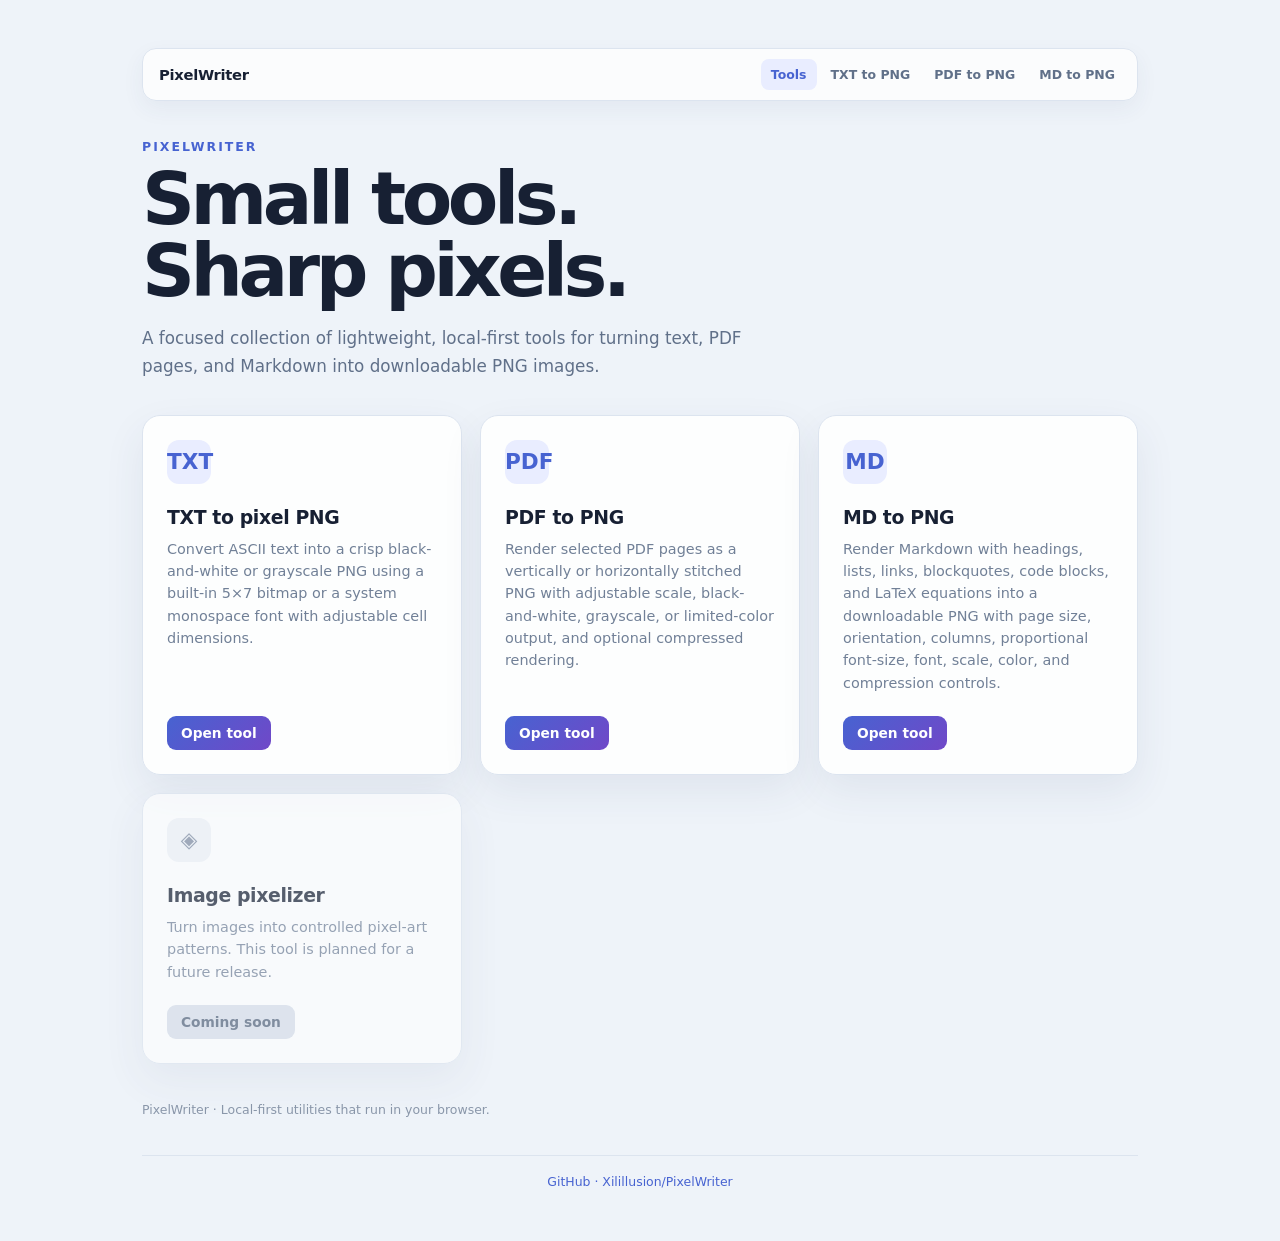
<file: index.html>
<!doctype html>
<html lang="en">
<head>
  <meta charset="utf-8">
  <meta name="viewport" content="width=device-width, initial-scale=1">
  <title>PixelWriter · Tools</title>
  <link rel="stylesheet" href="shared.css">
  <style>
    :root { color-scheme: light; font-family: Inter, ui-sans-serif, system-ui, -apple-system, "Segoe UI", sans-serif; color: #172033; background: #eef3f9; }
    * { box-sizing: border-box; }
    body { max-width: 1040px; margin: 0 auto; padding: 48px 22px; }
    .hero { margin-bottom: 34px; }
    .eyebrow { margin: 0 0 9px; color: #4763d1; font-size: .78rem; font-weight: 800; letter-spacing: .16em; text-transform: uppercase; }
    h1 { margin: 0; font-size: clamp(2.4rem, 7vw, 4.6rem); letter-spacing: -.06em; line-height: .98; }
    .subtitle { max-width: 620px; margin: 18px 0 0; color: #607089; font-size: 1.05rem; line-height: 1.65; }
    .tools { display: grid; grid-template-columns: repeat(auto-fit, minmax(250px, 1fr)); gap: 18px; }
    .tool-card { display: flex; min-height: 220px; flex-direction: column; padding: 24px; border: 1px solid #dce4ef; border-radius: 18px; background: rgba(255,255,255,.9); box-shadow: 0 16px 40px rgba(50,70,100,.08); }
    .tool-icon { display: grid; width: 44px; height: 44px; place-items: center; margin-bottom: 22px; border-radius: 12px; background: #e9edff; color: #4763d1; font-size: 1.35rem; font-weight: 800; }
    .tool-card h2 { margin: 0; font-size: 1.18rem; letter-spacing: -.02em; }
    .tool-card p { margin: 10px 0 22px; color: #718097; font-size: .9rem; line-height: 1.55; }
    .tool-card a, .tool-card button { width: fit-content; margin-top: auto; padding: 9px 14px; border: 0; border-radius: 9px; background: linear-gradient(135deg, #4763d1, #7048c8); color: white; font: inherit; font-size: .86rem; font-weight: 750; text-decoration: none; cursor: pointer; }
    .tool-card.placeholder { opacity: .7; }
    .tool-card.placeholder .tool-icon { background: #edf1f6; color: #7e8ba0; }
    .tool-card.placeholder button { background: #d6dde8; color: #52627a; cursor: default; }
    footer { margin-top: 38px; color: #8a97aa; font-size: .78rem; }
  </style>
</head>
<body>
  <nav class="navbar" data-site-nav aria-label="Primary navigation"></nav>
  <header class="hero">
    <p class="eyebrow">PixelWriter</p>
    <h1>Small tools.<br>Sharp pixels.</h1>
    <p class="subtitle">A focused collection of lightweight, local-first tools for turning text, PDF pages, and Markdown into downloadable PNG images.</p>
  </header>

  <main class="tools" aria-label="PixelWriter tools">
    <article class="tool-card">
      <div class="tool-icon" aria-hidden="true">TXT</div>
      <h2>TXT to pixel PNG</h2>
      <p>Convert ASCII text into a crisp black-and-white or grayscale PNG using a built-in 5×7 bitmap or a system monospace font with adjustable cell dimensions.</p>
      <a href="txt-to-png.html">Open tool</a>
    </article>
    <article class="tool-card">
      <div class="tool-icon" aria-hidden="true">PDF</div>
      <h2>PDF to PNG</h2>
      <p>Render selected PDF pages as a vertically or horizontally stitched PNG with adjustable scale, black-and-white, grayscale, or limited-color output, and optional compressed rendering.</p>
      <a href="pdf-to-png.html">Open tool</a>
    </article>
    <article class="tool-card">
      <div class="tool-icon" aria-hidden="true">MD</div>
      <h2>MD to PNG</h2>
      <p>Render Markdown with headings, lists, links, blockquotes, code blocks, and LaTeX equations into a downloadable PNG with page size, orientation, columns, proportional font-size, font, scale, color, and compression controls.</p>
      <a href="md-to-png.html">Open tool</a>
    </article>
    <article class="tool-card placeholder">
      <div class="tool-icon" aria-hidden="true">◈</div>
      <h2>Image pixelizer</h2>
      <p>Turn images into controlled pixel-art patterns. This tool is planned for a future release.</p>
      <button type="button" disabled>Coming soon</button>
    </article>
  </main>

  <footer>PixelWriter · Local-first utilities that run in your browser.</footer>
</body>
<script src="shared.js"></script>
</html>
</file>
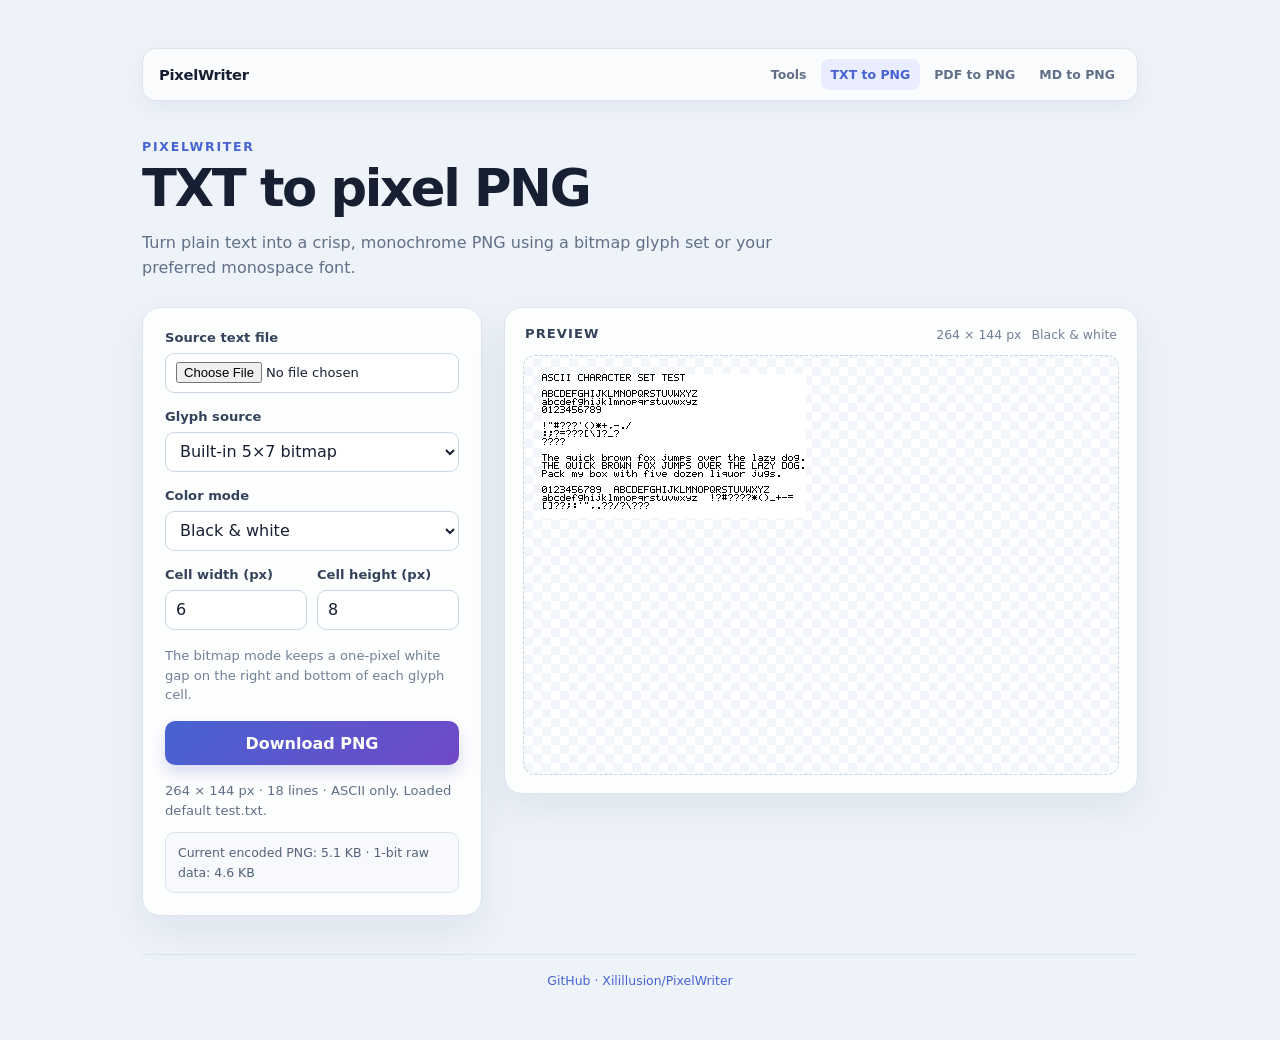
<file: txt-to-png.html>
<!doctype html>
<html lang="en">
<head>
  <meta charset="utf-8">
  <meta name="viewport" content="width=device-width, initial-scale=1">
  <title>PixelWriter · TXT to PNG</title>
  <link rel="stylesheet" href="shared.css">
  <style>
    :root { color-scheme: light; font-family: Inter, ui-sans-serif, system-ui, -apple-system, "Segoe UI", sans-serif; color: #172033; background: #eef3f9; }
    * { box-sizing: border-box; }
    [hidden] { display: none !important; }
    body { max-width: 1040px; margin: 0 auto; padding: 48px 22px; }
    .hero { margin-bottom: 26px; }
    .eyebrow { margin: 0 0 8px; color: #4763d1; font-size: .78rem; font-weight: 800; letter-spacing: .14em; text-transform: uppercase; }
    h1 { margin: 0; font-size: clamp(2rem, 5vw, 3.2rem); letter-spacing: -.045em; line-height: 1.05; }
    .subtitle { max-width: 650px; margin: 14px 0 0; color: #607089; line-height: 1.6; }
    .workspace { display: grid; grid-template-columns: minmax(260px, 340px) 1fr; gap: 22px; align-items: start; }
    .panel, .preview-panel { background: rgba(255,255,255,.9); border: 1px solid #dce4ef; border-radius: 18px; box-shadow: 0 16px 40px rgba(50, 70, 100, .08); }
    .panel { display: grid; gap: 16px; padding: 22px; }
    .preview-panel { min-width: 0; padding: 18px; }
    .field { display: grid; gap: 8px; }
    .field-row { display: grid; grid-template-columns: 1fr 1fr; gap: 10px; }
    label { color: #34435b; font-size: .82rem; font-weight: 750; }
    input[type="file"], input[type="number"], input[type="text"], input[type="search"], select { width: 100%; min-height: 40px; border: 1px solid #cbd6e5; border-radius: 9px; background: #fff; color: #172033; font: inherit; }
    input[type="file"] { padding: 8px 10px; font-size: .82rem; }
    input[type="number"], input[type="text"], input[type="search"], select { min-height: 40px; padding: 8px 10px; }
    input:focus, select:focus { outline: 3px solid rgba(71, 99, 209, .18); border-color: #4763d1; }
    .search-box { position: relative; }
    .search-box::before { content: "⌕"; position: absolute; z-index: 1; top: 8px; left: 12px; color: #718097; font-size: 1.3rem; line-height: 1; pointer-events: none; }
    .search-box input { padding-left: 34px; padding-right: 36px; }
    .clear-search { position: absolute; top: 5px; right: 5px; width: 30px; min-height: 30px; padding: 0; border-radius: 7px; background: transparent; color: #718097; box-shadow: none; font-size: 1.15rem; line-height: 1; }
    .clear-search:hover:not(:disabled) { transform: none; background: #eef3f9; color: #34435b; box-shadow: none; }
    .field-note { margin: -2px 0 0; color: #718097; font-size: .76rem; }
    .size-details { margin: -4px 0 0; padding: 10px 12px; border: 1px solid #dce4ef; border-radius: 9px; background: #f7f9fc; color: #52627a; font-size: .78rem; line-height: 1.55; }
    button { width: 100%; min-height: 44px; padding: 10px 16px; border: 0; border-radius: 10px; background: linear-gradient(135deg, #4763d1, #7048c8); color: white; font: inherit; font-weight: 750; cursor: pointer; box-shadow: 0 8px 16px rgba(71, 76, 190, .2); transition: transform .15s, box-shadow .15s; }
    button:hover:not(:disabled) { transform: translateY(-1px); box-shadow: 0 11px 20px rgba(71, 76, 190, .28); }
    button:disabled { background: #b7c1cf; box-shadow: none; cursor: not-allowed; }
    #status { min-height: 1.4em; margin: 0; color: #607089; font-size: .82rem; line-height: 1.5; }
    .canvas-wrap { min-height: 420px; overflow: auto; padding: 18px; border: 1px dashed #c8d4e4; border-radius: 12px; background: repeating-conic-gradient(#f2f5f9 0% 25%, #fff 0% 50%) 50% / 18px 18px; }
    canvas { display: block; max-width: none; height: auto; margin: 0; image-rendering: pixelated; image-rendering: crisp-edges; }
    .hint { margin: 0; color: #718097; font-size: .82rem; line-height: 1.5; }
    @media (max-width: 760px) { body { padding: 30px 16px; } .workspace { grid-template-columns: 1fr; } .canvas-wrap { min-height: 260px; } }
  </style>
</head>
<body>
  <nav class="navbar" data-site-nav aria-label="Primary navigation"></nav>
  <header class="hero">
    <p class="eyebrow">PixelWriter</p>
    <h1>TXT to pixel PNG</h1>
    <p class="subtitle">Turn plain text into a crisp, monochrome PNG using a bitmap glyph set or your preferred monospace font.</p>
  </header>
  <div class="workspace">
    <section class="panel" aria-label="Conversion settings">
    <div class="field">
      <label for="file">Source text file</label>
      <input id="file" type="file" accept=".txt,text/plain">
    </div>
    <div class="field">
      <label for="fontMode">Glyph source</label>
      <select id="fontMode">
        <option value="bitmap" selected>Built-in 5×7 bitmap</option>
        <option value="system">System monospace font</option>
      </select>
    </div>
    <div id="fontFamilyOption" class="field" hidden>
      <label for="fontFamily">Font family</label>
      <input id="fontFamily" type="search" list="fontSuggestions" value="Courier New" placeholder="Search or enter a font name" spellcheck="false" autocomplete="off">
      <datalist id="fontSuggestions">
        <option value="Arial"></option>
        <option value="Inter"></option>
        <option value="Georgia"></option>
        <option value="Courier New"></option>
        <option value="Consolas"></option>
      </datalist>
    </div>
    <div class="field">
      <label for="colorMode">Color mode</label>
      <select id="colorMode">
        <option value="bw" selected>Black &amp; white</option>
        <option value="gray">Grayscale</option>
      </select>
    </div>
    <div class="field-row">
      <div class="field">
        <label for="cellWidth">Cell width (px)</label>
        <input id="cellWidth" type="number" min="6" max="100" value="8">
      </div>
      <div class="field">
        <label for="cellHeight">Cell height (px)</label>
        <input id="cellHeight" type="number" min="8" max="100" value="10">
      </div>
    </div>
    <p class="hint">The bitmap mode keeps a one-pixel white gap on the right and bottom of each glyph cell.</p>
    <button id="download" type="button" disabled>Download PNG</button>
    <p id="status" role="status"></p>
    <p id="sizeDetails" class="size-details" role="status">PNG size details will appear after loading a TXT file.</p>
    </section>
    <section class="preview-panel" aria-label="PNG preview">
      <div class="preview-header">
        <p class="preview-title">Preview</p>
        <p class="preview-meta">
          <span id="previewMeta">No image loaded</span>
          <span id="previewColor">—</span>
        </p>
      </div>
      <div class="canvas-wrap">
        <canvas id="preview" aria-label="PNG preview"></canvas>
      </div>
    </section>
  </div>

  <script>
    const fileInput = document.querySelector("#file");
    const fontModeSelect = document.querySelector("#fontMode");
    const colorModeSelect = document.querySelector("#colorMode");
    const cellWidthInput = document.querySelector("#cellWidth");
    const cellHeightInput = document.querySelector("#cellHeight");
    const fontFamilyInput = document.querySelector("#fontFamily");
    const fontFamilyOption = document.querySelector("#fontFamilyOption");
    const downloadButton = document.querySelector("#download");
    const status = document.querySelector("#status");
    const sizeDetails = document.querySelector("#sizeDetails");
    const previewMeta = document.querySelector("#previewMeta");
    const previewColor = document.querySelector("#previewColor");
    const canvas = document.querySelector("#preview");
    const context = canvas.getContext("2d", { alpha: false });
    let outputName = "cheatsheet.png";
    let sourceText = null;
    cellWidthInput.value = "6";
    cellHeightInput.value = "8";
    fontFamilyOption.hidden = true;

    function getSettings() {
      const width = Math.max(6, Number.parseInt(cellWidthInput.value, 10) || 8);
      const height = Math.max(8, Number.parseInt(cellHeightInput.value, 10) || 10);
      return {
        width,
        height,
        mode: fontModeSelect.value,
        colorMode: colorModeSelect.value,
        fontFamily: fontFamilyInput.value.trim() || "Courier New"
      };
    }

    function normalizeText(text) {
      return text.replace(/\r\n?/g, "\n").replace(/[^\x00-\x7F]/g, "?");
    }

    const FONT_5X7 = {
      " ": ["00000","00000","00000","00000","00000","00000","00000"],
      "0": ["01110","10001","10011","10101","11001","10001","01110"],
      "1": ["00100","01100","00100","00100","00100","00100","01110"],
      "2": ["01110","10001","00001","00010","00100","01000","11111"],
      "3": ["11110","00001","00001","01110","00001","00001","11110"],
      "4": ["00010","00110","01010","10010","11111","00010","00010"],
      "5": ["11111","10000","10000","11110","00001","00001","11110"],
      "6": ["01110","10000","10000","11110","10001","10001","01110"],
      "7": ["11111","00001","00010","00100","01000","01000","01000"],
      "8": ["01110","10001","10001","01110","10001","10001","01110"],
      "9": ["01110","10001","10001","01111","00001","00001","01110"],
      "A": ["01110","10001","10001","11111","10001","10001","10001"],
      "B": ["11110","10001","10001","11110","10001","10001","11110"],
      "C": ["01111","10000","10000","10000","10000","10000","01111"],
      "D": ["11110","10001","10001","10001","10001","10001","11110"],
      "E": ["11111","10000","10000","11110","10000","10000","11111"],
      "F": ["11111","10000","10000","11110","10000","10000","10000"],
      "G": ["01111","10000","10000","10111","10001","10001","01111"],
      "H": ["10001","10001","10001","11111","10001","10001","10001"],
      "I": ["01110","00100","00100","00100","00100","00100","01110"],
      "J": ["00111","00010","00010","00010","10010","10010","01100"],
      "K": ["10001","10010","10100","11000","10100","10010","10001"],
      "L": ["10000","10000","10000","10000","10000","10000","11111"],
      "M": ["10001","11011","10101","10101","10001","10001","10001"],
      "N": ["10001","11001","10101","10011","10001","10001","10001"],
      "O": ["01110","10001","10001","10001","10001","10001","01110"],
      "P": ["11110","10001","10001","11110","10000","10000","10000"],
      "Q": ["01110","10001","10001","10001","10101","10010","01101"],
      "R": ["11110","10001","10001","11110","10100","10010","10001"],
      "S": ["01111","10000","10000","01110","00001","00001","11110"],
      "T": ["11111","00100","00100","00100","00100","00100","00100"],
      "U": ["10001","10001","10001","10001","10001","10001","01110"],
      "V": ["10001","10001","10001","10001","10001","01010","00100"],
      "W": ["10001","10001","10001","10101","10101","11011","10001"],
      "X": ["10001","10001","01010","00100","01010","10001","10001"],
      "Y": ["10001","10001","01010","00100","00100","00100","00100"],
      "Z": ["11111","00001","00010","00100","01000","10000","11111"],
      "a": ["00000","00000","01110","00001","01111","10001","01111"],
      "b": ["10000","10000","10110","11001","10001","10001","11110"],
      "c": ["00000","00000","01111","10000","10000","10000","01111"],
      "d": ["00001","00001","01101","10011","10001","10001","01111"],
      "e": ["00000","00000","01110","10001","11111","10000","01110"],
      "f": ["00110","01001","01000","11100","01000","01000","01000"],
      "g": ["00000","01111","10001","10001","01111","00001","01110"],
      "h": ["10000","10000","10110","11001","10001","10001","10001"],
      "i": ["00100","00000","01100","00100","00100","00100","01110"],
      "j": ["00010","00000","00110","00010","00010","10010","01100"],
      "k": ["10000","10000","10010","10100","11000","10100","10010"],
      "l": ["01100","00100","00100","00100","00100","00100","01110"],
      "m": ["00000","00000","11010","10101","10101","10101","10101"],
      "n": ["00000","00000","10110","11001","10001","10001","10001"],
      "o": ["00000","00000","01110","10001","10001","10001","01110"],
      "p": ["00000","00000","11110","10001","11110","10000","10000"],
      "q": ["00000","00000","01111","10001","01111","00001","00001"],
      "r": ["00000","00000","10111","11000","10000","10000","10000"],
      "s": ["00000","00000","01111","10000","01110","00001","11110"],
      "t": ["01000","01000","11100","01000","01000","01001","00110"],
      "u": ["00000","00000","10001","10001","10001","10011","01101"],
      "v": ["00000","00000","10001","10001","10001","01010","00100"],
      "w": ["00000","00000","10001","10101","10101","10101","01010"],
      "x": ["00000","00000","10001","01010","00100","01010","10001"],
      "y": ["00000","00000","10001","10001","01111","00001","01110"],
      "z": ["00000","00000","11111","00010","00100","01000","11111"]
    };

    const PUNCTUATION = {
      ".": ["00000","00000","00000","00000","00000","00110","00110"],
      ",": ["00000","00000","00000","00000","00000","00110","00100"],
      "!": ["00100","00100","00100","00100","00100","00000","00100"],
      "?": ["01110","10001","00001","00010","00100","00000","00100"],
      "-": ["00000","00000","00000","11111","00000","00000","00000"],
      "_": ["00000","00000","00000","00000","00000","00000","11111"],
      ":": ["00000","00110","00110","00000","00110","00110","00000"],
      ";": ["00000","00110","00110","00000","00110","00100","01000"],
      "+": ["00000","00100","00100","11111","00100","00100","00000"],
      "/": ["00001","00010","00010","00100","01000","01000","10000"],
      "\\": ["10000","01000","01000","00100","00010","00010","00001"],
      "=": ["00000","11111","00000","11111","00000","00000","00000"],
      "*": ["00000","10101","01110","11111","01110","10101","00000"],
      "#": ["01010","11111","01010","01010","11111","01010","00000"],
      "(": ["00010","00100","01000","01000","01000","00100","00010"],
      ")": ["01000","00100","00010","00010","00010","00100","01000"],
      "[": ["01110","01000","01000","01000","01000","01000","01110"],
      "]": ["01110","00010","00010","00010","00010","00010","01110"],
      "'": ["00100","00100","00000","00000","00000","00000","00000"],
      "\"": ["01010","01010","00000","00000","00000","00000","00000"]
    };

    function getGlyph(character) {
      const upperCharacter = character.toUpperCase();
      return FONT_5X7[character] || FONT_5X7[upperCharacter] || PUNCTUATION[character] || PUNCTUATION["?"];
    }

    function drawGlyph(glyph, x, y, cellWidth, cellHeight) {
      const glyphWidth = glyph[0].length;
      const glyphHeight = glyph.length;
      const scale = Math.min((cellWidth - 1) / glyphWidth, (cellHeight - 1) / glyphHeight);
      const drawnWidth = Math.max(1, Math.floor(glyphWidth * scale));
      const drawnHeight = Math.max(1, Math.floor(glyphHeight * scale));
      const offsetX = 0;
      const offsetY = 0;

      for (let targetY = 0; targetY < drawnHeight; targetY++) {
        for (let targetX = 0; targetX < drawnWidth; targetX++) {
          const sourceX = Math.min(glyphWidth - 1, Math.floor(targetX * glyphWidth / drawnWidth));
          const sourceY = Math.min(glyphHeight - 1, Math.floor(targetY * glyphHeight / drawnHeight));
          if (glyph[sourceY][sourceX] === "1") {
            context.fillRect(x + offsetX + targetX, y + offsetY + targetY, 1, 1);
          }
        }
      }
    }

    function drawText(text) {
      const { width: cellWidth, height: cellHeight, mode, colorMode, fontFamily } = getSettings();
      const lines = normalizeText(text).split("\n");
      const longestLine = lines.reduce((longest, line) => Math.max(longest, line.length), 0);
      const width = Math.max(cellWidth, longestLine * cellWidth);
      const height = Math.max(cellHeight, lines.length * cellHeight);

      canvas.width = width;
      canvas.height = height;
      context.fillStyle = "#fff";
      context.fillRect(0, 0, width, height);
      context.fillStyle = "#000";

      lines.forEach((line, row) => {
        [...line].forEach((character, column) => {
          if (mode === "bitmap") {
            drawGlyph(getGlyph(character), column * cellWidth, row * cellHeight, cellWidth, cellHeight);
          } else {
            context.font = `${cellHeight}px "${fontFamily}", monospace`;
            context.textBaseline = "top";
            context.fillText(character, column * cellWidth, row * cellHeight);
          }
        });
      });

      normalizeOutputPixels(colorMode);
      const replacedCount = (text.match(/[^\x00-\x7F]/g) || []).length;
      status.textContent = `${width} × ${height} px · ${lines.length} lines · ` +
        (replacedCount ? `${replacedCount} non-ASCII character(s) replaced with ?.` : "ASCII only.");
      previewMeta.textContent = `${width.toLocaleString()} × ${height.toLocaleString()} px`;
      previewColor.textContent = colorModeSelect.options[colorModeSelect.selectedIndex].text;
      updateSizeDetails(width, height, colorMode);
      downloadButton.disabled = false;
    }

    function normalizeOutputPixels(colorMode) {
      const image = context.getImageData(0, 0, canvas.width, canvas.height);
      for (let index = 0; index < image.data.length; index += 4) {
        const luminance = Math.round(
          image.data[index] * 0.299 +
          image.data[index + 1] * 0.587 +
          image.data[index + 2] * 0.114
        );
        const value = colorMode === "bw"
          ? (luminance < 128 ? 0 : 255)
          : Math.round(luminance / 255 * 3) * 85;
        image.data[index] = value;
        image.data[index + 1] = value;
        image.data[index + 2] = value;
        image.data[index + 3] = 255;
      }
      context.putImageData(image, 0, 0);
    }

    function formatBytes(bytes) {
      if (bytes < 1024) return `${bytes} B`;
      if (bytes < 1024 * 1024) return `${(bytes / 1024).toFixed(1)} KB`;
      return `${(bytes / (1024 * 1024)).toFixed(2)} MB`;
    }

    function updateSizeDetails(width, height, colorMode) {
      const dataUrl = canvas.toDataURL("image/png");
      const base64 = dataUrl.split(",")[1] || "";
      const actualPngBytes = Math.max(0, Math.floor(base64.length * 3 / 4) - (base64.endsWith("==") ? 2 : base64.endsWith("=") ? 1 : 0));
      const rawBytes = width * height * (colorMode === "gray" ? 1 : 0.125);
      const rawLabel = colorMode === "gray" ? "8-bit raw data" : "1-bit raw data";
      sizeDetails.textContent = `Current encoded PNG: ${formatBytes(actualPngBytes)} · ` +
        `${rawLabel}: ${formatBytes(rawBytes)}`;
    }

    fileInput.addEventListener("change", async () => {
      const file = fileInput.files[0];
      if (!file) return;
      outputName = `${file.name.replace(/\.[^.]+$/, "") || "cheatsheet"}.png`;
      try {
        sourceText = await file.text();
        drawText(sourceText);
      } catch (error) {
        downloadButton.disabled = true;
        status.textContent = `Could not read file: ${error.message}`;
      }
    });

    fontModeSelect.addEventListener("change", () => {
      const isBitmap = fontModeSelect.value === "bitmap";
      cellWidthInput.value = isBitmap ? "6" : "8";
      cellHeightInput.value = isBitmap ? "8" : "10";
      fontFamilyOption.hidden = isBitmap;
      if (sourceText !== null) drawText(sourceText);
    });

    [colorModeSelect, cellWidthInput, cellHeightInput, fontFamilyInput].forEach((control) => {
      ["input", "change"].forEach((eventName) => control.addEventListener(eventName, () => {
        if (sourceText !== null) drawText(sourceText);
      }));
    });

    downloadButton.addEventListener("click", () => {
      const link = document.createElement("a");
      link.download = outputName;
      link.href = canvas.toDataURL("image/png");
      link.click();
    });

    fetch("test/test.txt").then((response) => {
      if (!response.ok) throw new Error(`HTTP ${response.status}`);
      return response.text();
    }).then((text) => {
      sourceText = text;
      outputName = "test.png";
      drawText(text);
      status.textContent += " Loaded default test.txt.";
    }).catch(() => {
      status.textContent = "Choose a TXT file to begin.";
    });
  </script>
</body>
<script src="shared.js"></script>
</html>
</file>
<file: shared.css>
.navbar {
  display: flex;
  align-items: center;
  justify-content: space-between;
  gap: 18px;
  margin-bottom: 38px;
  padding: 10px 12px 10px 16px;
  border: 1px solid #dce4ef;
  border-radius: 14px;
  background: rgba(255, 255, 255, .78);
  box-shadow: 0 8px 22px rgba(50, 70, 100, .06);
}

.site-footer {
  margin-top: 38px;
  padding: 18px 0 4px;
  border-top: 1px solid #dce4ef;
  color: #718097;
  font-size: .78rem;
  text-align: center;
}

.site-footer a {
  color: #4763d1;
  text-decoration: none;
}

.site-footer a:hover {
  text-decoration: underline;
}

.brand {
  color: #172033;
  font-size: .92rem;
  font-weight: 850;
  letter-spacing: -.02em;
  text-decoration: none;
}

.nav-links {
  display: flex;
  flex-wrap: wrap;
  gap: 4px;
}

.nav-links a {
  padding: 8px 10px;
  border-radius: 8px;
  color: #607089;
  font-size: .78rem;
  font-weight: 750;
  text-decoration: none;
}

.nav-links a:hover,
.nav-links a[aria-current="page"] {
  background: #e9edff;
  color: #4763d1;
}

.preview-header {
  display: flex;
  justify-content: space-between;
  gap: 12px;
  align-items: flex-start;
  margin: 0 2px 12px;
}

.preview-title {
  margin: 0;
  color: #34435b;
  font-size: .82rem;
  font-weight: 800;
  letter-spacing: .08em;
  text-transform: uppercase;
}

.preview-meta {
  display: flex;
  align-items: center;
  gap: 10px;
  margin: 0;
  color: #718097;
  font-size: .78rem;
  line-height: 1.4;
  text-align: right;
  white-space: nowrap;
}

@media (max-width: 760px) {
  .nav-links a {
    padding: 7px 6px;
  }

  .preview-header {
    align-items: stretch;
    flex-direction: column;
  }

  .preview-meta {
    text-align: left;
  }
}
</file>
